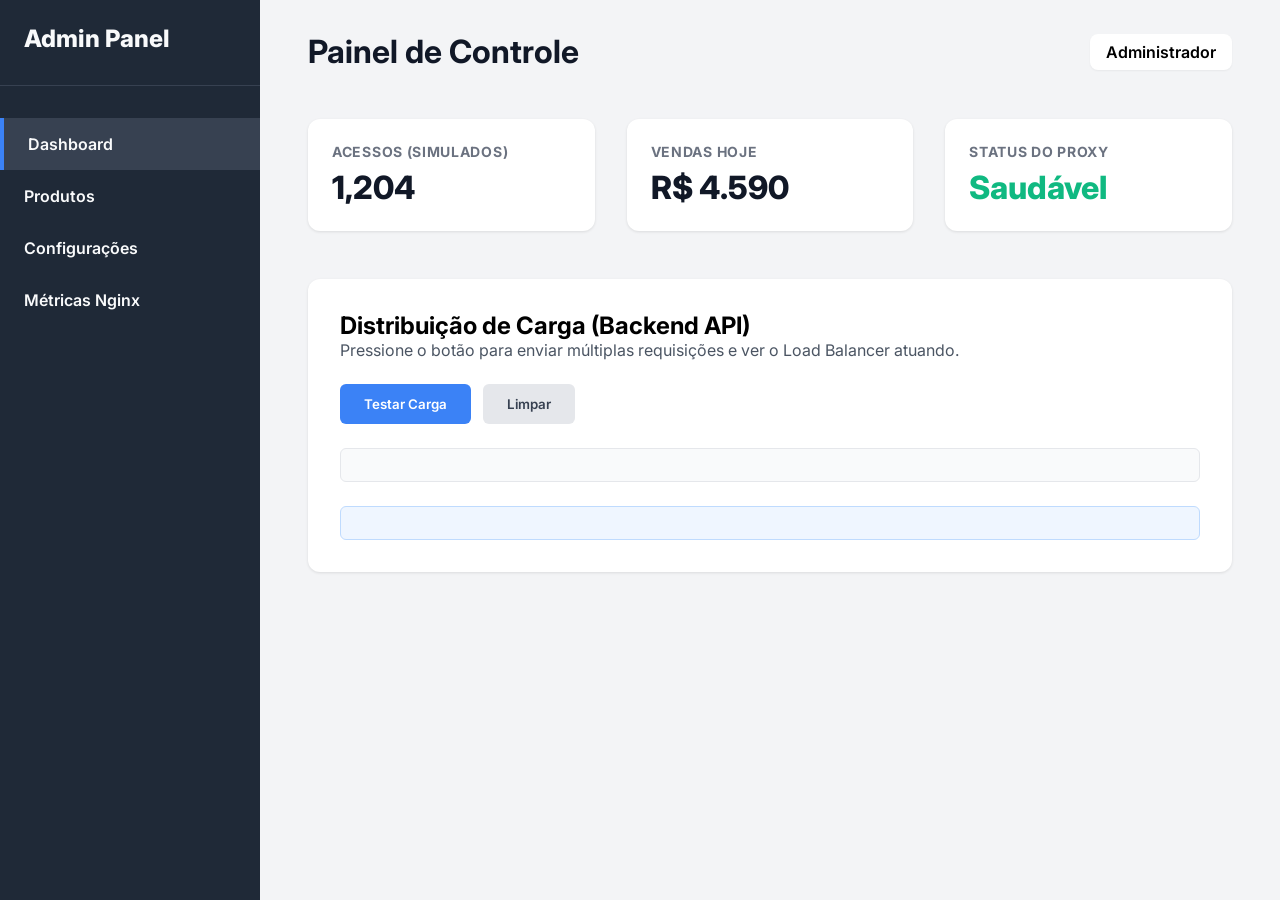
<file: admin/dashboard.html>
<!DOCTYPE html>
<html lang="pt-BR">
<head>
    <meta charset="UTF-8">
    <meta name="viewport" content="width=device-width, initial-scale=1.0">
    <title>TF04 Admin Panel</title>
    <link rel="stylesheet" href="css/admin.css">
    <link href="https://fonts.googleapis.com/css2?family=Inter:wght@400;600;800&display=swap" rel="stylesheet">
</head>
<body>
    <div class="sidebar">
        <div class="logo">Admin Panel</div>
        <nav>
            <a href="#" class="active">Dashboard</a>
            <a href="#">Produtos</a>
            <a href="#">Configurações</a>
            <a href="/nginx-status" target="_blank">Métricas Nginx</a>
        </nav>
    </div>
    <div class="main-content">
        <header>
            <h1>Painel de Controle</h1>
            <div class="user-info">Administrador</div>
        </header>
        
        <div class="stats-grid">
            <div class="stat-card">
                <h3>Acessos (Simulados)</h3>
                <div class="value">1,204</div>
            </div>
            <div class="stat-card">
                <h3>Vendas Hoje</h3>
                <div class="value">R$ 4.590</div>
            </div>
            <div class="stat-card">
                <h3>Status do Proxy</h3>
                <div class="value status-ok">Saudável</div>
            </div>
        </div>

        <div class="dashboard-section">
            <h2>Distribuição de Carga (Backend API)</h2>
            <div class="info-text">Pressione o botão para enviar múltiplas requisições e ver o Load Balancer atuando.</div>
            <button id="btn-test" class="btn">Testar Carga</button>
            <button id="btn-clear" class="btn btn-secondary">Limpar</button>
            
            <div class="results-container" id="results">
                <!-- Resultados das chamadas API aparecerão aqui -->
            </div>
            
            <div class="summary" id="summary">
                <!-- Resumo aparecerá aqui -->
            </div>
        </div>
    </div>

    <script>
        const btnTest = document.getElementById('btn-test');
        const btnClear = document.getElementById('btn-clear');
        const results = document.getElementById('results');
        const summary = document.getElementById('summary');
        
        let counts = {};

        function updateSummary() {
            let html = '<h3>Resumo de Instâncias:</h3><ul>';
            for (let id in counts) {
                html += `<li><strong>${id}</strong>: ${counts[id]} requisições</li>`;
            }
            html += '</ul>';
            summary.innerHTML = html;
        }

        btnTest.addEventListener('click', async () => {
            btnTest.disabled = true;
            btnTest.innerText = 'Testando...';
            
            for (let i = 0; i < 10; i++) {
                try {
                    const response = await fetch('/api/info');
                    const data = await response.json();
                    
                    if (data.instance_id) {
                        counts[data.instance_id] = (counts[data.instance_id] || 0) + 1;
                        
                        const div = document.createElement('div');
                        div.className = 'result-item';
                        div.innerHTML = `Req #${i+1}: Respondido por <strong>${data.instance_id}</strong>`;
                        results.appendChild(div);
                    }
                } catch (err) {
                    const div = document.createElement('div');
                    div.className = 'result-item error';
                    div.innerHTML = `Req #${i+1}: Falha na conexão`;
                    results.appendChild(div);
                }
                
                updateSummary();
            }
            
            btnTest.disabled = false;
            btnTest.innerText = 'Testar Carga';
        });

        btnClear.addEventListener('click', () => {
            results.innerHTML = '';
            summary.innerHTML = '';
            counts = {};
        });
    </script>
</body>
</html>
</file>
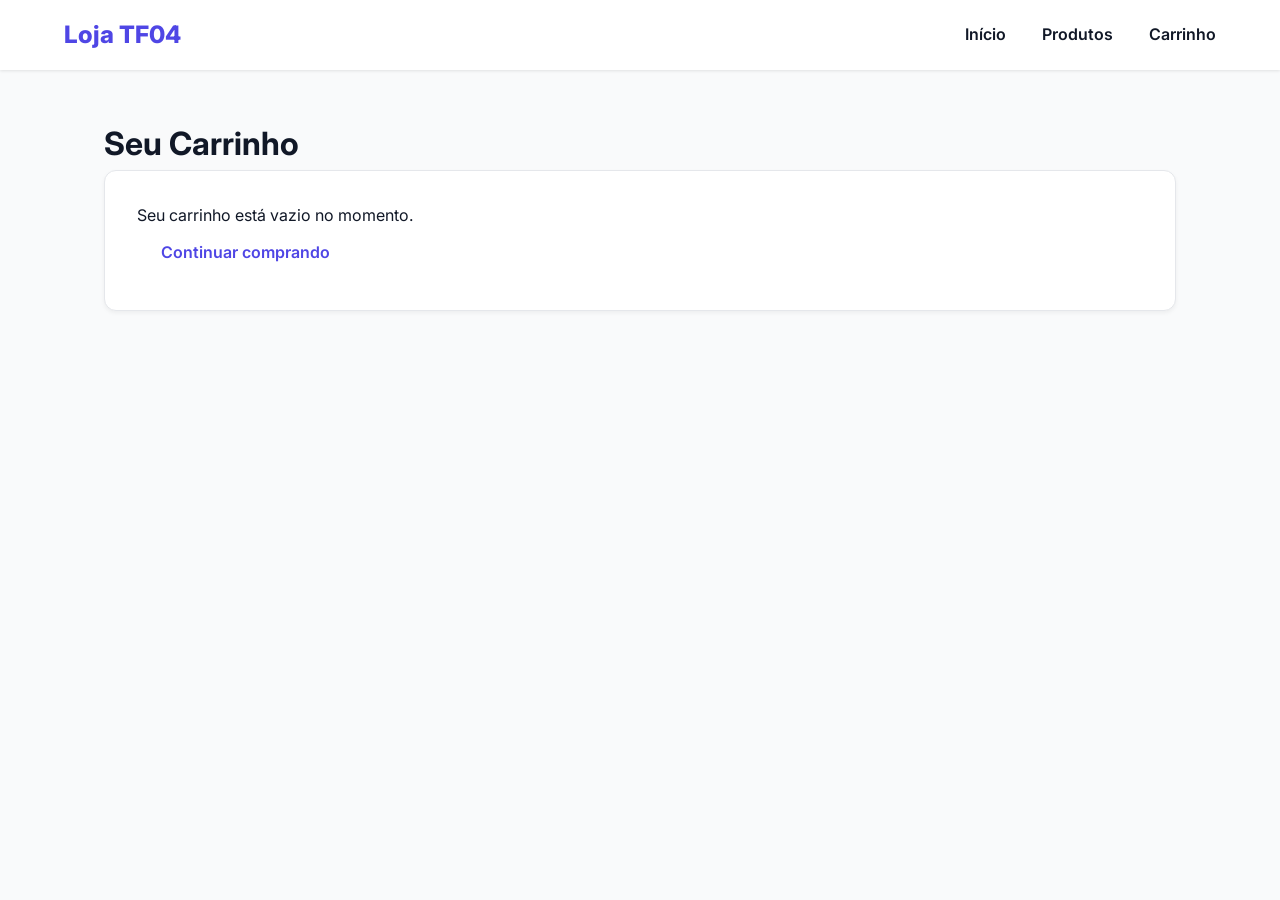
<file: frontend/carrinho.html>
<!DOCTYPE html>
<html lang="pt-BR">
<head>
    <meta charset="UTF-8">
    <meta name="viewport" content="width=device-width, initial-scale=1.0">
    <title>TF04 E-commerce - Carrinho</title>
    <link rel="stylesheet" href="css/style.css">
    <link href="https://fonts.googleapis.com/css2?family=Inter:wght@400;600;800&display=swap" rel="stylesheet">
</head>
<body>
    <header>
        <div class="logo">Loja TF04</div>
        <nav>
            <a href="index.html">Início</a>
            <a href="produtos.html">Produtos</a>
            <a href="carrinho.html">Carrinho</a>
        </nav>
    </header>
    <main>
        <h1>Seu Carrinho</h1>
        <div class="card">
            <p>Seu carrinho está vazio no momento.</p>
            <a href="produtos.html" class="btn">Continuar comprando</a>
        </div>
    </main>
</body>
</html>
</file>
<file: admin/css/admin.css>
:root {
    --primary: #111827;
    --primary-light: #374151;
    --accent: #3B82F6;
    --bg: #F3F4F6;
    --sidebar-bg: #1F2937;
    --sidebar-text: #F9FAFB;
    --card-bg: #FFFFFF;
    --border: #E5E7EB;
    --success: #10B981;
}

* {
    margin: 0;
    padding: 0;
    box-sizing: border-box;
    font-family: 'Inter', sans-serif;
}

body {
    display: flex;
    background-color: var(--bg);
    min-height: 100vh;
}

.sidebar {
    width: 260px;
    background-color: var(--sidebar-bg);
    color: var(--sidebar-text);
    padding: 1.5rem 0;
}

.sidebar .logo {
    font-size: 1.5rem;
    font-weight: 800;
    padding: 0 1.5rem 2rem;
    border-bottom: 1px solid var(--primary-light);
    margin-bottom: 2rem;
}

.sidebar nav a {
    display: block;
    padding: 1rem 1.5rem;
    color: var(--sidebar-text);
    text-decoration: none;
    font-weight: 600;
    transition: background 0.2s;
}

.sidebar nav a:hover, .sidebar nav a.active {
    background-color: var(--primary-light);
    border-left: 4px solid var(--accent);
}

.main-content {
    flex: 1;
    padding: 2rem 3rem;
}

header {
    display: flex;
    justify-content: space-between;
    align-items: center;
    margin-bottom: 3rem;
}

header h1 {
    color: var(--primary);
}

.user-info {
    font-weight: 600;
    background: white;
    padding: 0.5rem 1rem;
    border-radius: 8px;
    box-shadow: 0 1px 2px rgba(0,0,0,0.05);
}

.stats-grid {
    display: grid;
    grid-template-columns: repeat(3, 1fr);
    gap: 2rem;
    margin-bottom: 3rem;
}

.stat-card {
    background: var(--card-bg);
    padding: 1.5rem;
    border-radius: 12px;
    box-shadow: 0 1px 3px rgba(0,0,0,0.1);
}

.stat-card h3 {
    color: #6B7280;
    font-size: 0.875rem;
    text-transform: uppercase;
    letter-spacing: 0.05em;
    margin-bottom: 0.5rem;
}

.stat-card .value {
    font-size: 2rem;
    font-weight: 800;
    color: var(--primary);
}

.status-ok {
    color: var(--success) !important;
}

.dashboard-section {
    background: var(--card-bg);
    padding: 2rem;
    border-radius: 12px;
    box-shadow: 0 1px 3px rgba(0,0,0,0.1);
}

.info-text {
    margin-bottom: 1.5rem;
    color: #4B5563;
}

.btn {
    padding: 0.75rem 1.5rem;
    background-color: var(--accent);
    color: white;
    border: none;
    border-radius: 6px;
    font-weight: 600;
    cursor: pointer;
    transition: background 0.2s;
    margin-right: 0.5rem;
}

.btn:hover {
    background-color: #2563EB;
}

.btn:disabled {
    background-color: #9CA3AF;
    cursor: not-allowed;
}

.btn-secondary {
    background-color: #E5E7EB;
    color: #374151;
}

.btn-secondary:hover {
    background-color: #D1D5DB;
}

.results-container {
    margin-top: 1.5rem;
    max-height: 250px;
    overflow-y: auto;
    border: 1px solid var(--border);
    border-radius: 6px;
    padding: 1rem;
    background: #F9FAFB;
}

.result-item {
    padding: 0.5rem;
    border-bottom: 1px solid var(--border);
    font-family: monospace;
}

.result-item:last-child {
    border-bottom: none;
}

.result-item.error {
    color: #DC2626;
}

.summary {
    margin-top: 1.5rem;
    padding: 1rem;
    background: #EFF6FF;
    border-radius: 6px;
    border: 1px solid #BFDBFE;
}

.summary ul {
    list-style-type: none;
    margin-top: 0.5rem;
}

.summary li {
    padding: 0.25rem 0;
}
</file>
<file: frontend/css/style.css>
:root {
    --primary: #4F46E5;
    --primary-hover: #4338CA;
    --bg: #F9FAFB;
    --text: #111827;
    --card-bg: #FFFFFF;
    --border: #E5E7EB;
}

* {
    margin: 0;
    padding: 0;
    box-sizing: border-box;
    font-family: 'Inter', sans-serif;
}

body {
    background-color: var(--bg);
    color: var(--text);
    line-height: 1.6;
}

header {
    background-color: var(--card-bg);
    padding: 1rem 5%;
    display: flex;
    justify-content: space-between;
    align-items: center;
    box-shadow: 0 1px 3px rgba(0,0,0,0.1);
}

.logo {
    font-size: 1.5rem;
    font-weight: 800;
    color: var(--primary);
}

nav a {
    text-decoration: none;
    color: var(--text);
    margin-left: 2rem;
    font-weight: 600;
    transition: color 0.3s;
}

nav a:hover {
    color: var(--primary);
}

main {
    padding: 3rem 5%;
    max-width: 1200px;
    margin: 0 auto;
}

.hero {
    text-align: center;
    padding: 4rem 0;
    background: linear-gradient(135deg, #4F46E5 0%, #7C3AED 100%);
    color: white;
    border-radius: 12px;
    margin-bottom: 3rem;
}

.hero h1 {
    font-size: 3rem;
    margin-bottom: 1rem;
}

.hero p {
    font-size: 1.2rem;
    margin-bottom: 2rem;
    opacity: 0.9;
}

.btn {
    display: inline-block;
    padding: 0.75rem 1.5rem;
    background-color: white;
    color: var(--primary);
    text-decoration: none;
    border-radius: 8px;
    font-weight: 600;
    border: none;
    cursor: pointer;
    transition: transform 0.2s, box-shadow 0.2s;
}

.btn:hover {
    transform: translateY(-2px);
    box-shadow: 0 4px 6px rgba(0,0,0,0.1);
}

.card {
    background: var(--card-bg);
    padding: 2rem;
    border-radius: 12px;
    box-shadow: 0 2px 4px rgba(0,0,0,0.05);
    border: 1px solid var(--border);
}

.api-status h2 {
    margin-bottom: 1rem;
}

.product-grid {
    display: grid;
    grid-template-columns: repeat(auto-fill, minmax(280px, 1fr));
    gap: 2rem;
    margin-top: 2rem;
}

.product-card {
    background: var(--card-bg);
    padding: 1.5rem;
    border-radius: 12px;
    box-shadow: 0 2px 4px rgba(0,0,0,0.05);
    border: 1px solid var(--border);
    transition: transform 0.3s;
}

.product-card:hover {
    transform: translateY(-5px);
}

.product-card h3 {
    margin-bottom: 0.5rem;
}

.product-card .price {
    font-size: 1.25rem;
    font-weight: 800;
    color: var(--primary);
    margin: 1rem 0;
}

.product-card .btn {
    background-color: var(--primary);
    color: white;
    width: 100%;
}

.error {
    color: #DC2626;
    font-weight: 600;
}
</file>
